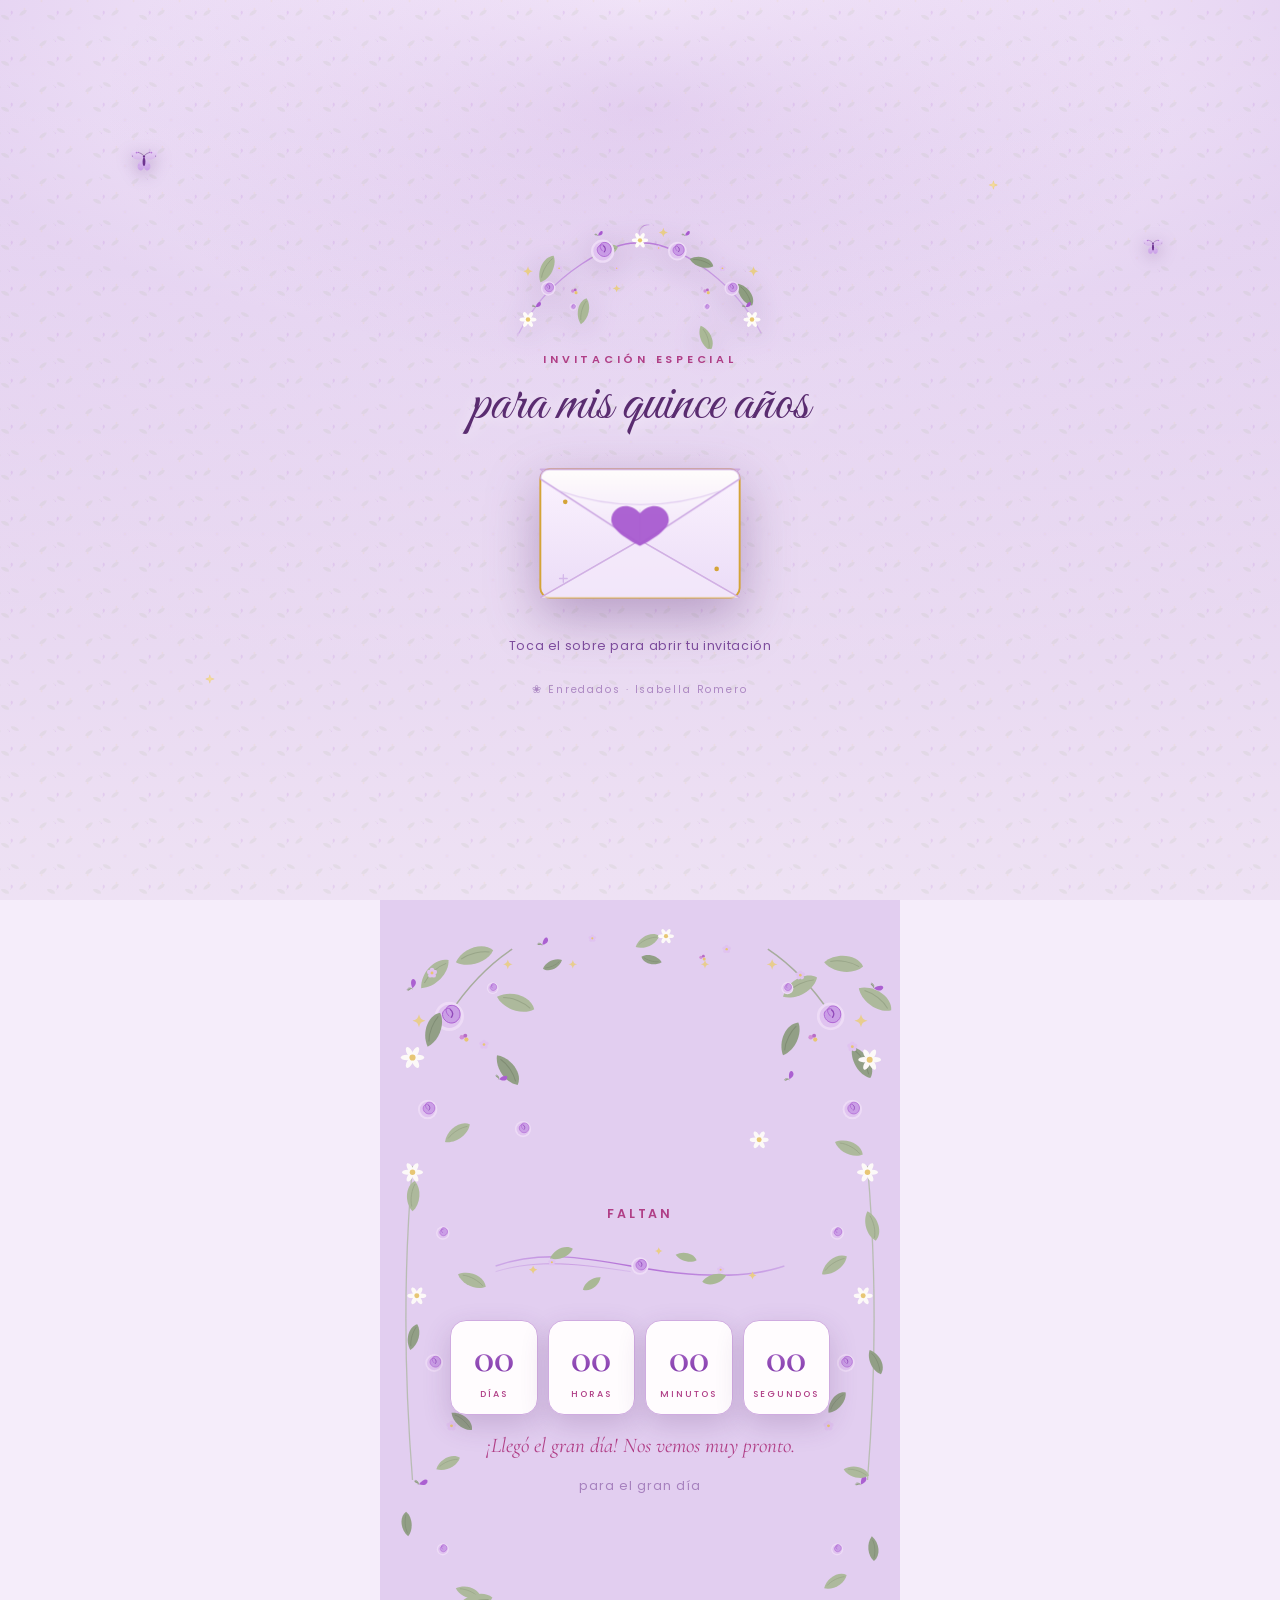
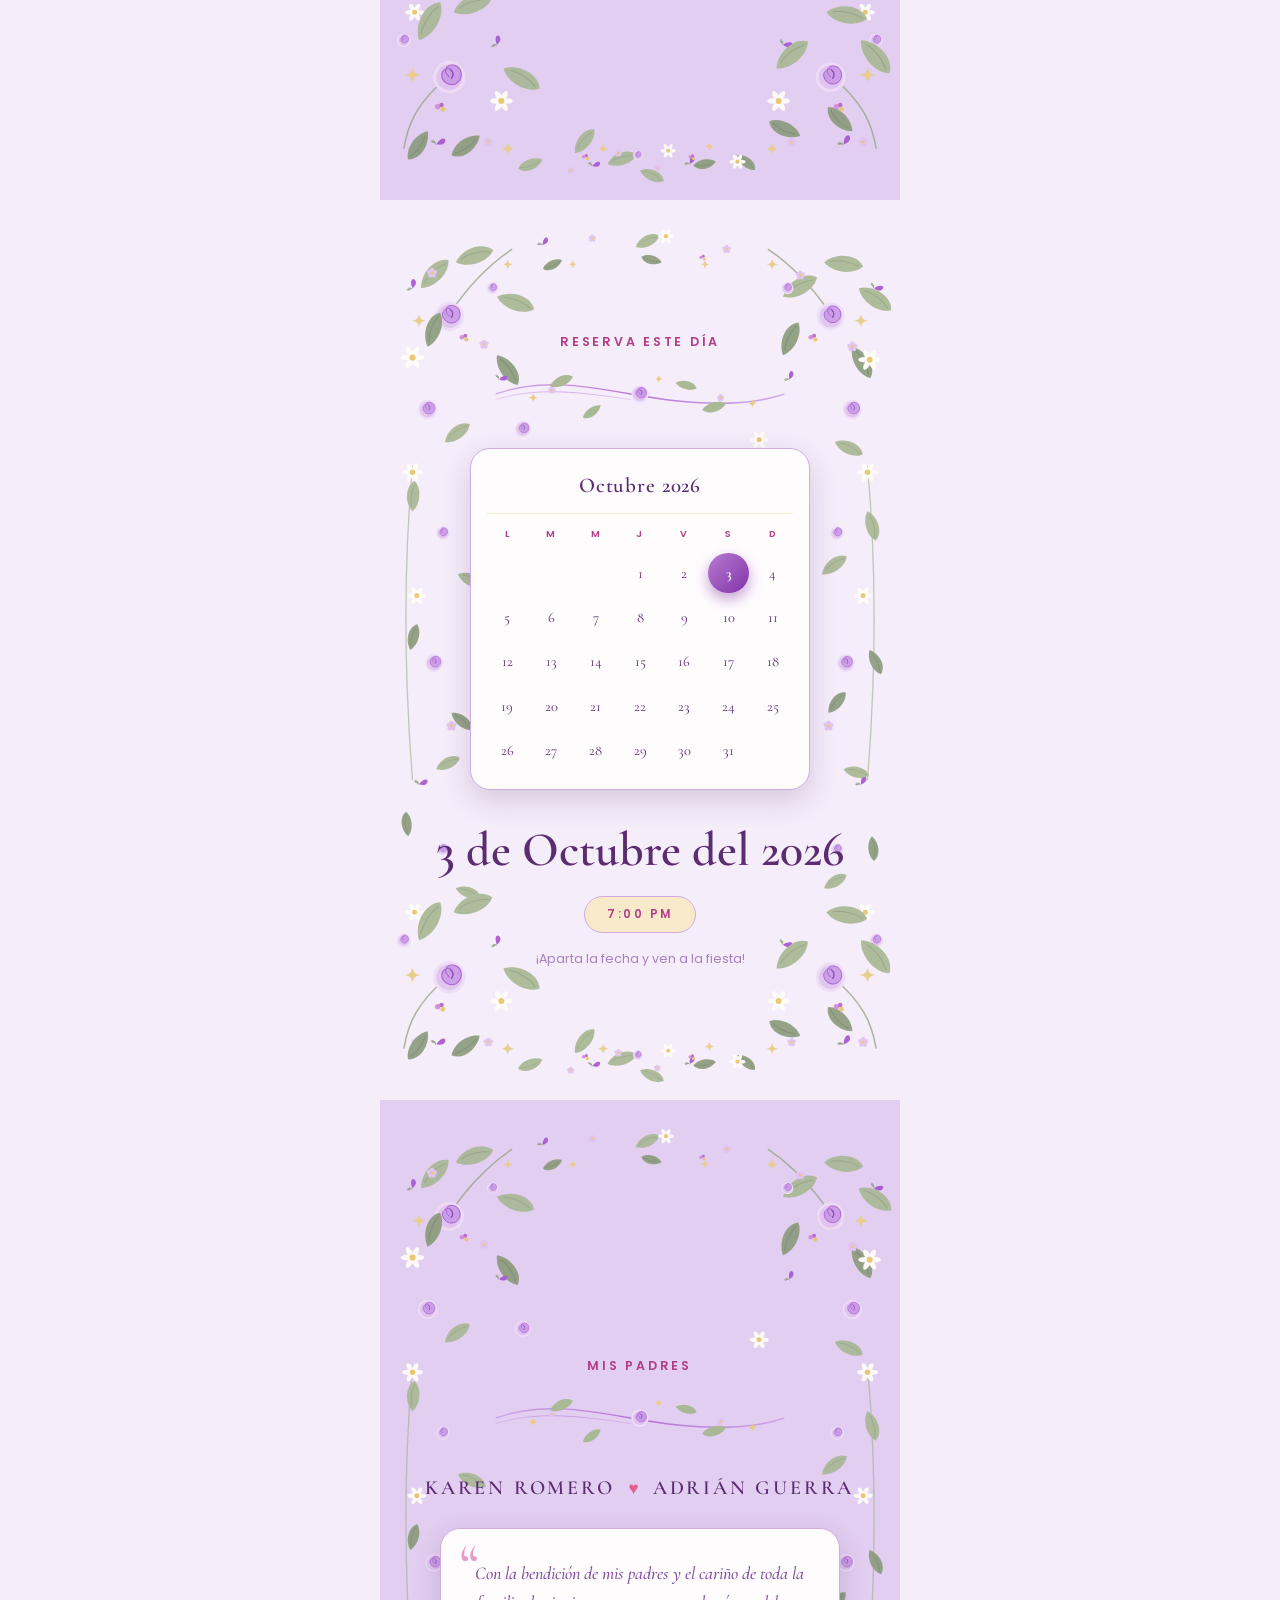
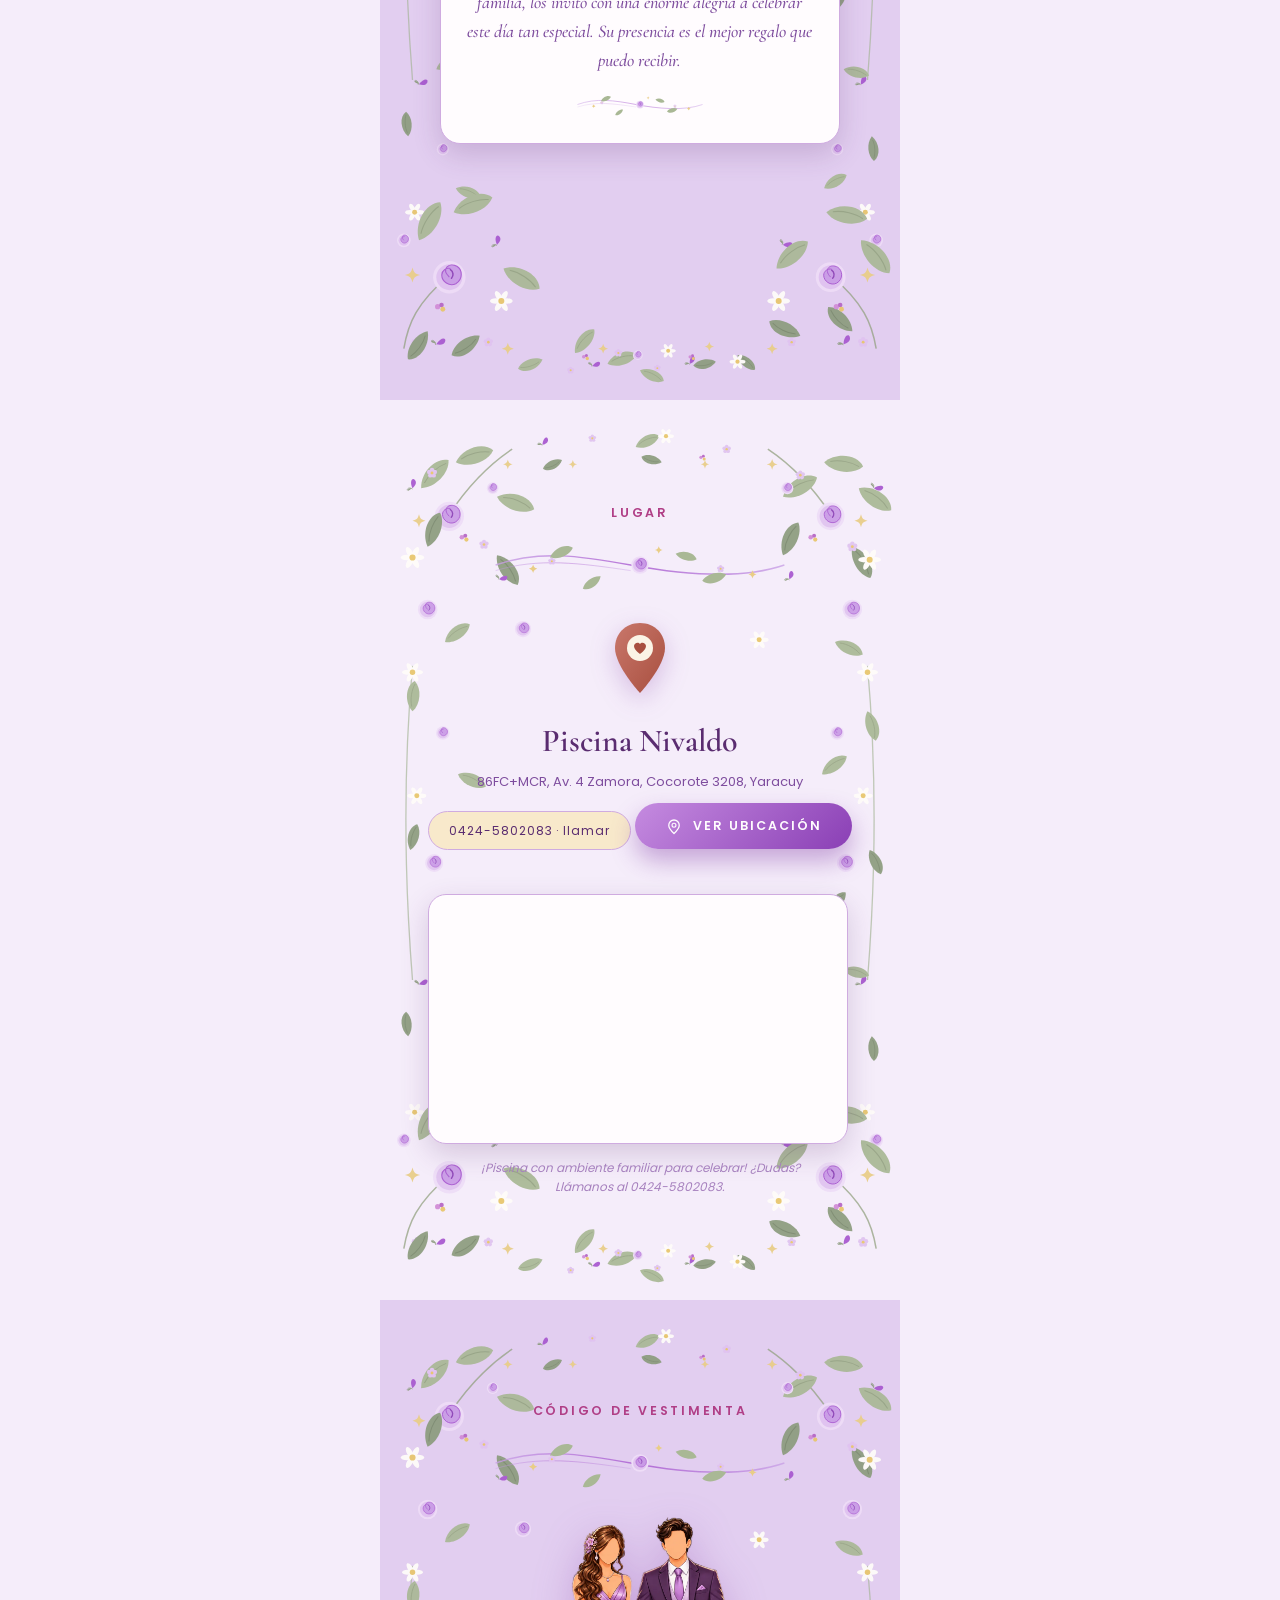
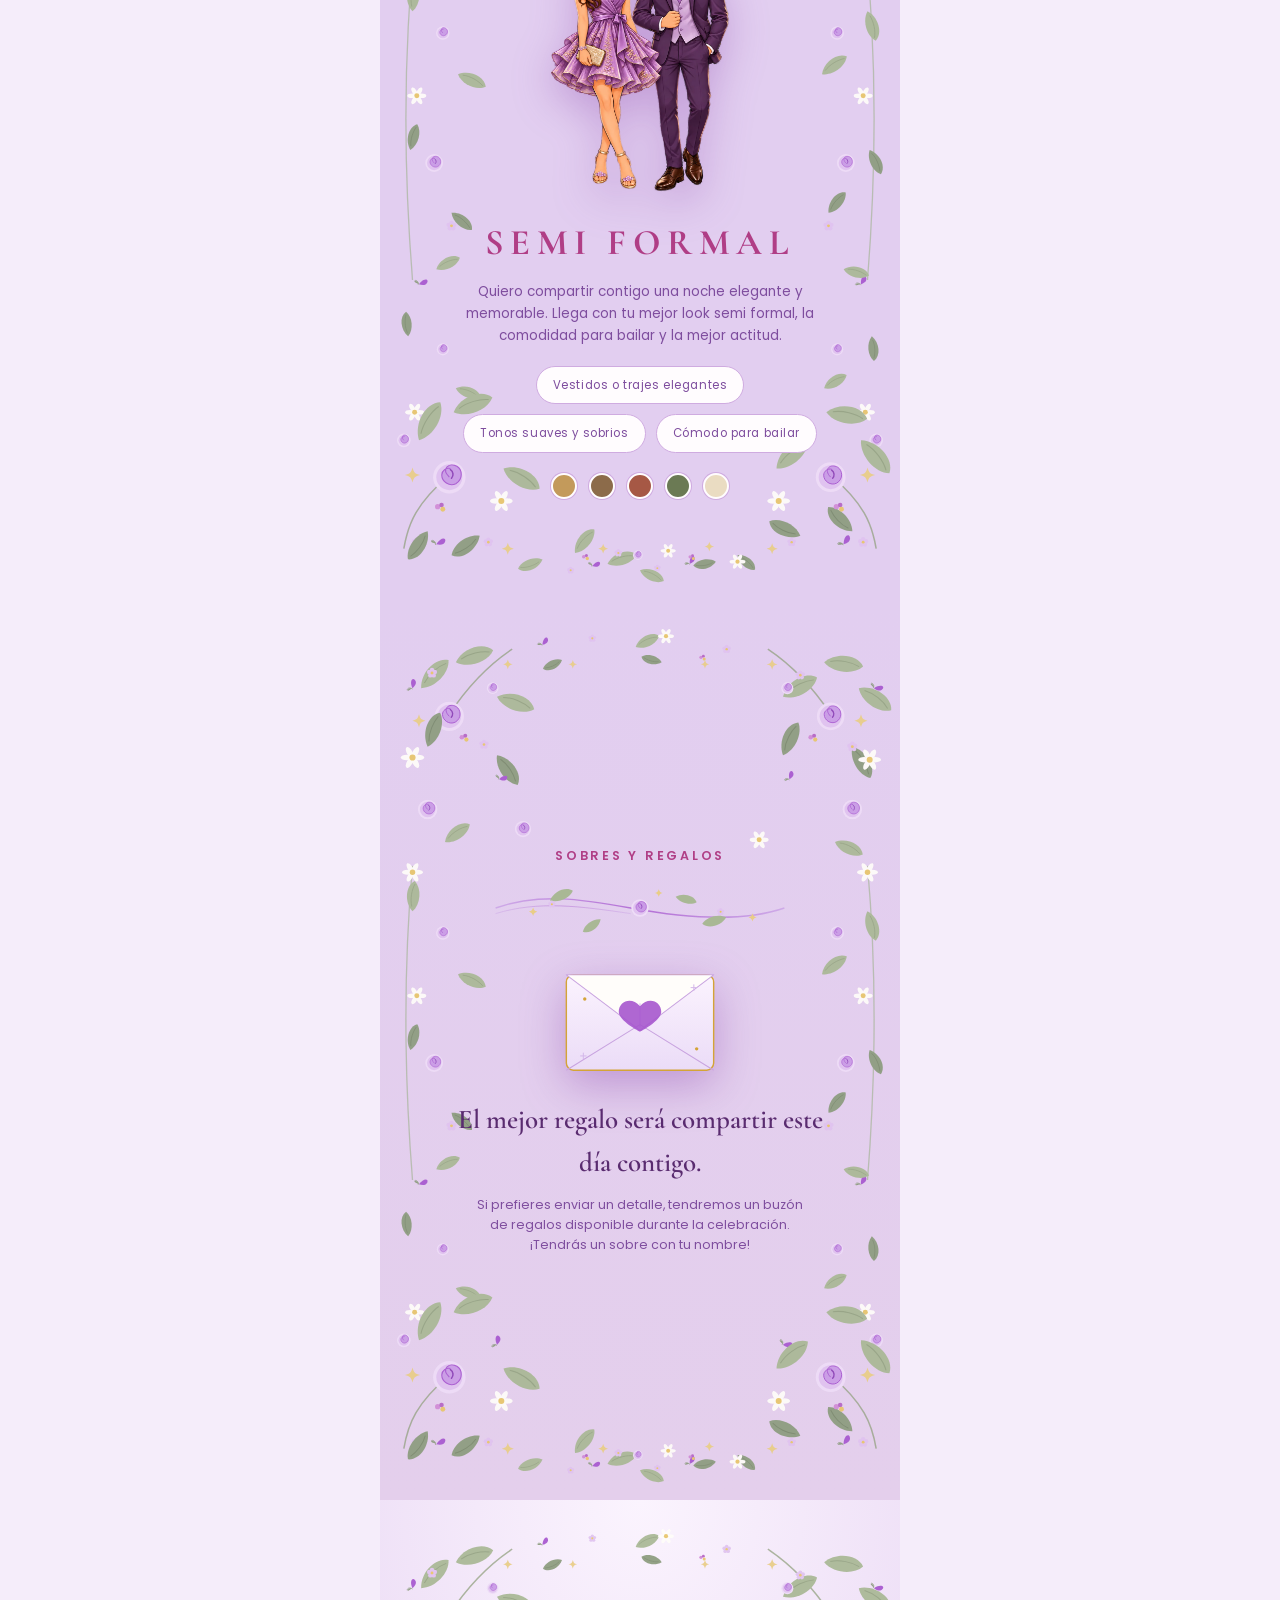
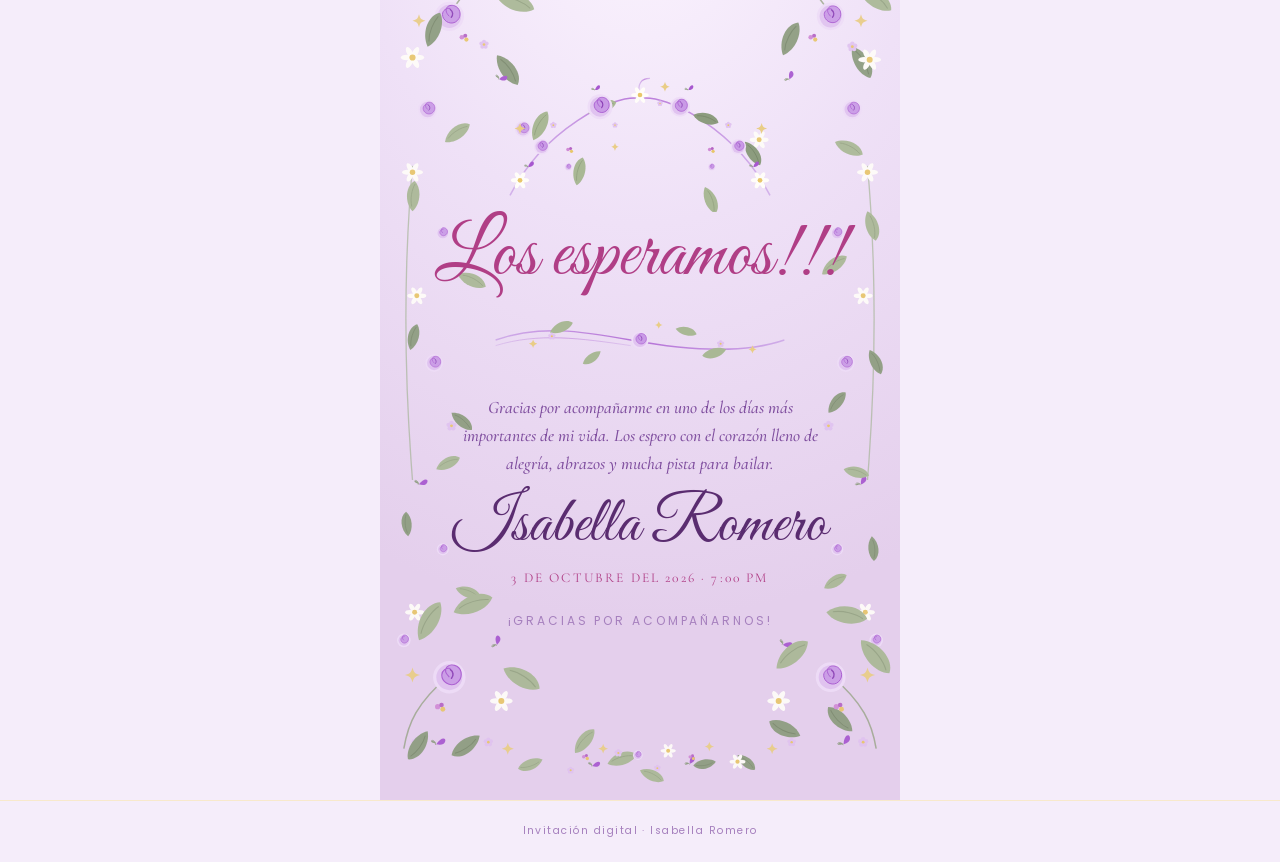
<file: index.html>
<!DOCTYPE html>
<html lang="es">
<head>
  <meta charset="UTF-8">
  <meta name="viewport" content="width=device-width, initial-scale=1, viewport-fit=cover">
  <title>MIS QUINCE AÑOS · Isabella Romero</title>

  <!-- Metadata para compartir en WhatsApp / redes -->
  <meta name="description" content="Te invito a celebrar este día tan especial conmigo. Reserva la fecha, checa la ubicación y ven a disfrutar.">
  <meta name="theme-color" content="#6A3478">
  <meta property="og:title" content="Isabella Romero · Mis Quince Años">
  <meta property="og:description" content="Reserva este día, checa la cuenta regresiva y descubre todos los detalles de la fiesta.">
  <meta property="og:type" content="website">
  <meta property="og:url" content="https://jesusmendozatecno.github.io/Invitacion_15/">
  <meta property="og:image" content="assets/images/quinceanera.jpg">

  <link rel="icon" type="image/svg+xml" href="assets/icons/favicon.svg">
  <link rel="preload" as="style" href="assets/fonts/fonts.css?v=2">
  <link rel="stylesheet" href="assets/fonts/fonts.css?v=2">
  <link rel="stylesheet" href="css/invitacion.css">
</head>
<body>

  <main class="invitacion">

    <!-- ============ SOBRE DE APERTURA (se abre al tocar) ============ -->
    <div class="sobre-apertura" id="sobreApertura" role="button" tabindex="0" aria-label="Toca para abrir la invitación">
      <img class="mariposa m-sobre-a" src="assets/images/mariposa.svg" alt="" aria-hidden="true">
      <img class="mariposa m-sobre-b" src="assets/images/mariposa.svg" alt="" aria-hidden="true">
      <span class="destello ds-a" aria-hidden="true"></span>
      <span class="destello ds-b" aria-hidden="true"></span>
      <div class="sobre-apertura-inner">
        <img class="sobre-apertura-corona" src="assets/images/corona-floral.svg" alt="" aria-hidden="true">
        <p class="sobre-apertura-top sans">Invitación especial</p>
        <p class="sobre-apertura-titulo script">para mis quince años</p>
        <div class="sobre-uno" role="img" aria-label="Sobre de invitación cerrado con sello de corazón">
          <svg class="sobre-svg" viewBox="0 0 240 170" aria-hidden="true">
            <defs>
              <linearGradient id="gsobreA" x1="0" y1="0" x2="0" y2="1">
                <stop offset="0" stop-color="#FBF3FE"/>
                <stop offset="1" stop-color="#EBDCF7"/>
              </linearGradient>
              <linearGradient id="gflapA" x1="0" y1="0" x2="0" y2="1">
                <stop offset="0" stop-color="#FFFDFC"/>
                <stop offset="1" stop-color="#F0E2FA"/>
              </linearGradient>
            </defs>

            <g class="sobre-interior">
              <path d="M16 18 L120 96 L224 18 Z" fill="#F6EDFB" stroke="#CFABE0" stroke-width="1.5" stroke-linejoin="round"/>
              <path d="M56 34 L120 84 M184 34 L120 84" stroke="#D4B8EA" stroke-width="1.2" stroke-dasharray="3 5" fill="none" opacity="0.7"/>
              <path class="sobre-estrella" d="M120 46 l3 6 6.6 1 -4.8 4.6 1 6.7 -5.8 -3.1 -5.8 3.1 1 -6.7 -4.8 -4.6 6.6 -1 Z" fill="#D4A437"/>
            </g>

            <g class="sobre-cuerpo">
              <rect x="16" y="18" width="208" height="134" rx="10" fill="url(#gsobreA)" stroke="#D4A437" stroke-width="2"/>
              <path d="M16 152 L120 92 L224 152 Z" fill="#F4EAFB" opacity="0.75"/>
              <path d="M16 152 L120 92 L224 152" fill="none" stroke="#CFABE0" stroke-width="1.5" stroke-linejoin="round"/>
              <path d="M32 143 L112 97 M208 143 L128 97" stroke="#D4B8EA" stroke-width="1.1" opacity="0.5" fill="none"/>
              <circle cx="42" cy="52" r="2.4" fill="#D4A437"/>
              <circle cx="200" cy="122" r="2.4" fill="#D4A437"/>
              <path d="M40 128 l0 8 M36 132 l8 0 M196 32 l0 8 M192 36 l8 0" stroke="#D4B8EA" stroke-width="1.4" stroke-linecap="round"/>
            </g>

            <g class="sobre-flap">
              <path d="M26 18 L214 18 Q224 18 224 28 L120 96 L16 28 Q16 18 26 18 Z" fill="url(#gflapA)" stroke="#C9A4E0" stroke-width="1.5" stroke-linejoin="round"/>
              <path d="M34 40 Q120 70 206 40" stroke="#D4B8EA" stroke-width="1.3" opacity="0.55" fill="none"/>
              <path d="M120 60 L120 92" stroke="#D4B8EA" stroke-width="1.1" opacity="0.55"/>
              <path d="M120 64 C108 50 90 57 90 71 C90 84 120 98 120 98 C120 98 150 84 150 71 C150 57 132 50 120 64 Z" fill="#A757CF" opacity="0.92"/>
            </g>
          </svg>
        </div>
        <p class="sobre-apertura-sub sans">Toca el sobre para abrir tu invitación</p>
      </div>
      <p class="sobre-apertura-pie sans"><span aria-hidden="true">&#10048;</span> Enredados · Isabella Romero</p>
    </div>

    <!-- ================= PORTADA ================= -->
    <section class="portada" id="portada" aria-label="Portada de la invitación">
      <img class="marco-floral" src="assets/images/marco-floral.svg" alt="" aria-hidden="true">
      <img class="mariposa mariposa-a" src="assets/images/mariposa.svg" alt="" aria-hidden="true">
      <img class="mariposa mariposa-b" src="assets/images/mariposa.svg" alt="" aria-hidden="true">
      <img class="mariposa mariposa-c" src="assets/images/mariposa.svg" alt="" aria-hidden="true">
      <span class="destello d1" aria-hidden="true"></span>
      <span class="destello d2" aria-hidden="true"></span>
      <span class="destello d3" aria-hidden="true"></span>
      <span class="linea-floral linea-floral-izq" aria-hidden="true"></span>
      <span class="linea-floral linea-floral-der" aria-hidden="true"></span>
      <div class="portada-inner">
        <img class="portada-corona" src="assets/images/corona-floral.svg" alt="" aria-hidden="true" hidden>
        <p class="portada-saludo sans" data-campo="portadaSaludo">Estás invitado a celebrar</p>
        <h1 class="portada-nombre script" data-campo="nombreHomenajeada">Tu Nombre</h1>
        <p class="portada-evento serif" data-campo="portadaEvento">Mis Quince Años</p>
        <p class="portada-fecha sans">
          <span data-campo="fechaCorta"></span><span class="portada-fecha-sep" aria-hidden="true">·</span><span data-campo="hora"></span>
        </p>
        <p class="portada-pista sans">Toca para girar la invitación</p>
        <button type="button" class="boton boton-oro" id="botonAbrir" aria-label="Abrir invitación e iniciar música">
          <svg class="icono" viewBox="0 0 24 24" aria-hidden="true"><path d="M9 18V6l10-2v11.5" fill="none" stroke="currentColor" stroke-width="1.7" stroke-linecap="round" stroke-linejoin="round"/><circle cx="6.5" cy="18" r="2.5" fill="none" stroke="currentColor" stroke-width="1.5"/><circle cx="16.5" cy="15.5" r="2.5" fill="none" stroke="currentColor" stroke-width="1.5"/></svg>
          <span>Iniciar invitación</span>
        </button>
      </div>
      <img class="quinceanera" src="assets/images/quinceanera.webp" alt="Ilustración de la quinceañera con vestido de gala" width="760" height="1134">
      <p class="portada-caida sans">Los esperamos</p>
    </section>

    <!-- ================= CUENTA REGRESIVA ================= -->
    <section class="seccion" id="faltan" aria-label="Cuenta regresiva para el evento">
      <img class="marco-floral" src="assets/images/marco-floral.svg" alt="" aria-hidden="true">
      <div class="contenedor reveal">
        <p class="titulo-seccion sans-uo">Faltan</p>
        <img class="divisor" src="assets/images/divisor-floral.svg" alt="" aria-hidden="true">
        <div class="countdown" id="countdown" role="timer" aria-live="off">
          <div class="count-bloque"><span class="count-num serif" id="cdDias">00</span><span class="count-lab sans-uo">Días</span></div>
          <div class="count-bloque"><span class="count-num serif" id="cdHoras">00</span><span class="count-lab sans-uo">Horas</span></div>
          <div class="count-bloque"><span class="count-num serif" id="cdMin">00</span><span class="count-lab sans-uo">Minutos</span></div>
          <div class="count-bloque"><span class="count-num serif" id="cdSeg">00</span><span class="count-lab sans-uo">Segundos</span></div>
        </div>
        <p class="count-final serif-it" id="cdFinal" hidden>¡Llegó el gran día! Nos vemos muy pronto.</p>
        <p class="count-sub sans" data-campo="countSub">para el gran día</p>
      </div>
    </section>

    <!-- ================= RESERVA ESTE DÍA ================= -->
    <section class="seccion" id="reserva" aria-label="Fecha y hora del evento">
      <img class="marco-floral" src="assets/images/marco-floral.svg" alt="" aria-hidden="true">
      <div class="contenedor reveal">
        <p class="titulo-seccion sans-uo">Reserva este día</p>
        <img class="divisor" src="assets/images/divisor-floral.svg" alt="" aria-hidden="true">
        <div class="tarjeta calendario" id="calendario" role="group" aria-label="Calendario del mes del evento"></div>
        <p class="fecha-grande serif"><span data-campo="fechaTexto"></span></p>
        <p class="hora-badge sans-uo" data-campo="hora"></p>
        <p class="nota sans" data-campo="notaReserva">¡Aparta la fecha y ven a la fiesta!</p>
      </div>
    </section>

    <!-- ================= MIS PADRES ================= -->
    <section class="seccion" id="padres" aria-label="Anfitriones de la celebración">
      <img class="marco-floral" src="assets/images/marco-floral.svg" alt="" aria-hidden="true">
      <div class="contenedor reveal">
        <p class="titulo-seccion sans-uo">Mis padres</p>
        <img class="divisor" src="assets/images/divisor-floral.svg" alt="" aria-hidden="true">
        <div class="padres-fila">
          <p class="padre" data-campo="padre1">Nombre</p>
          <span class="padres-corazon" aria-hidden="true">&#9829;</span>
          <p class="padre" data-campo="padre2">Nombre</p>
        </div>
        <div class="tarjeta concepto">
          <span class="concepto-comilla serif" aria-hidden="true">&ldquo;</span>
          <p class="serif-it" data-campo="concepto"></p>
          <img class="divisor-pequeno" src="assets/images/divisor-floral.svg" alt="" aria-hidden="true">
        </div>
      </div>
    </section>

    <!-- ================= LUGAR ================= -->
    <section class="seccion" id="lugar" aria-label="Ubicación del evento">
      <img class="marco-floral" src="assets/images/marco-floral.svg" alt="" aria-hidden="true">
      <div class="contenedor reveal">
        <p class="titulo-seccion sans-uo">Lugar</p>
        <img class="divisor" src="assets/images/divisor-floral.svg" alt="" aria-hidden="true">
        <img class="lugar-pin" src="assets/images/pin.svg" alt="Icono de ubicación">
        <p class="lugar-nombre serif" data-campo="lugar"></p>
        <p class="lugar-direccion sans" data-campo="direccion"></p>
        <a class="lugar-telefono sans" href="tel:+584245802083">0424-5802083 · llamar</a>
        <button type="button" class="boton boton-oro" id="botonUbicacion" aria-label="Ver ubicación en Google Maps">
          <svg class="icono" viewBox="0 0 24 24" aria-hidden="true"><path d="M12 22s-7-6.5-7-11a7 7 0 1 1 14 0c0 4.5-7 11-7 11Z" fill="none" stroke="currentColor" stroke-width="1.7" stroke-linejoin="round"/><circle cx="12" cy="11" r="2.6" fill="none" stroke="currentColor" stroke-width="1.5"/></svg>
          <span>Ver ubicación</span>
        </button>
        <div class="mapa-wrap">
          <iframe class="mapa-embed" title="Mapa de la ubicación del evento en Google Maps" src="https://www.google.com/maps?q=86FC%2BMCR%20Av.%204%20Zamora%2C%20Cocorote%203208%2C%20Yaracuy&output=embed" loading="lazy" allowfullscreen referrerpolicy="no-referrer-when-downgrade"></iframe>
        </div>
        <p class="lugar-nota sans-it" id="lugarNota" data-campo="notaLugar"></p>
      </div>
    </section>

    <!-- ================= CÓDIGO DE VESTIMENTA ================= -->
    <section class="seccion" id="vestimenta" aria-label="Código de vestimenta">
      <img class="marco-floral" src="assets/images/marco-floral.svg" alt="" aria-hidden="true">
      <div class="contenedor reveal">
        <p class="titulo-seccion sans-uo">Código de vestimenta</p>
        <img class="divisor" src="assets/images/divisor-floral.svg" alt="" aria-hidden="true">
        <img class="vestido" src="assets/images/vestido.webp" alt="Ilustración del código de vestimenta" width="700" height="1069">
        <p class="vestimenta-tipo serif" data-campo="vestimenta"></p>
        <p class="vestimenta-desc sans" data-campo="vestimentaDesc"></p>
        <ul class="recomendaciones" id="recomendaciones" aria-label="Recomendaciones"></ul>
        <div class="paleta" id="paleta" aria-hidden="true"></div>
      </div>
    </section>

    <!-- ================= LLUVIA DE SOBRES ================= -->
    <section class="seccion sobres-seccion" id="sobres" aria-label="Información de regalos">
      <img class="marco-floral" src="assets/images/marco-floral.svg" alt="" aria-hidden="true">
      <div class="lluvia" aria-hidden="true" id="lluvia">
        <span class="gotita g1"></span>
        <span class="gotita g2"></span>
        <span class="gotita g3"></span>
        <span class="gotita g4"></span>
        <span class="gotita g5"></span>
        <span class="gotita g6"></span>
      </div>
      <div class="contenedor" id="sobresContenedor">
        <div class="reveal">
          <p class="titulo-seccion sans-uo" data-campo="sobreTitulo"></p>
          <img class="divisor" src="assets/images/divisor-floral.svg" alt="" aria-hidden="true">
          <div class="sobre-grande">
            <img src="assets/images/sobre.svg" alt="Sobre de regalo" class="sobre-grande-img">
          </div>
          <p class="sobre-texto serif" data-campo="sobreTexto"></p>
          <p class="sobre-nota sans" data-campo="sobreNota"></p>
        </div>
      </div>
    </section>

    <!-- ================= CIERRE ================= -->
    <section class="seccion final" id="final" aria-label="Agradecimiento y despedida">
      <img class="marco-floral" src="assets/images/marco-floral.svg" alt="" aria-hidden="true">
      <div class="contenedor reveal">
        <img class="corona-final" src="assets/images/corona-floral.svg" alt="" aria-hidden="true">
        <p class="final-despedida script" data-campo="despedida"></p>
        <img class="divisor" src="assets/images/divisor-floral.svg" alt="" aria-hidden="true">
        <p class="final-mensaje serif-it" data-campo="mensajeFinal"></p>
        <p class="final-nombre script" data-campo="nombreHomenajeada"></p>
        <p class="final-evento serif"><span data-campo="fechaTexto"></span> <span aria-hidden="true">&middot;</span> <span data-campo="hora"></span></p>
        <p class="final-gracias sans" data-campo="gracias">¡Gracias por acompañarnos!</p>
      </div>
    </section>

  </main>

  <footer class="pie sans">
    <p>Invitación digital &middot; <span data-campo="nombreHomenajeada"></span></p>
  </footer>

  <!-- Reproductor de música flotante -->
  <button type="button" class="musica-btn" id="musicaBtn" aria-label="Reproducir música" aria-pressed="false">
    <svg class="disco" viewBox="0 0 40 40" aria-hidden="true">
      <circle cx="20" cy="20" r="18" fill="#F6EDFB" stroke="#D4A437" stroke-width="1.6"/>
      <circle cx="20" cy="20" r="7.5" fill="none" stroke="#D4A437" stroke-width="1"/>
      <circle cx="20" cy="20" r="2.6" fill="#D4A437"/>
    </svg>
    <span class="ecualizador" aria-hidden="true"><i></i><i></i><i></i></span>
  </button>

  <!-- Navegación con flechas entre secciones -->
  <div class="nav-secciones" id="navSecciones" aria-label="Navegación entre secciones" hidden>
    <button type="button" class="nav-flecha" id="navArriba" aria-label="Sección anterior" disabled>
      <svg viewBox="0 0 24 24" aria-hidden="true"><path d="M6 15l6-6 6 6" fill="none" stroke="currentColor" stroke-width="2" stroke-linecap="round" stroke-linejoin="round"/></svg>
    </button>
    <button type="button" class="nav-flecha" id="navAbajo" aria-label="Sección siguiente">
      <svg viewBox="0 0 24 24" aria-hidden="true"><path d="M6 9l6 6 6-6" fill="none" stroke="currentColor" stroke-width="2" stroke-linecap="round" stroke-linejoin="round"/></svg>
    </button>
  </div>

  <!-- Aviso ligero (no emergente) -->
  <p class="toast sans" id="toast" role="status" aria-live="polite" hidden></p>

  <noscript>
    <div style="font-family:sans-serif;padding:1.5rem;text-align:center;">Activa JavaScript para ver la invitación completa.</div>
  </noscript>

  <script src="js/invitacion.js"></script>
</body>
</html>
</file>
<file: assets/fonts/fonts.css>
/* Fuentes autorhospedadas (descargadas de Google Fonts) */
@font-face {
  font-family: 'Cormorant Garamond';
  font-style: italic;
  font-weight: 400;
  font-display: swap;
  src: url(cormorantgaramond-italic-400-1.woff2) format('woff2');
  unicode-range: U+0460-052F, U+1C80-1C8A, U+20B4, U+2DE0-2DFF, U+A640-A69F, U+FE2E-FE2F;
}
@font-face {
  font-family: 'Cormorant Garamond';
  font-style: italic;
  font-weight: 400;
  font-display: swap;
  src: url(cormorantgaramond-italic-400-2.woff2) format('woff2');
  unicode-range: U+0301, U+0400-045F, U+0490-0491, U+04B0-04B1, U+2116;
}
@font-face {
  font-family: 'Cormorant Garamond';
  font-style: italic;
  font-weight: 400;
  font-display: swap;
  src: url(cormorantgaramond-italic-400-3.woff2) format('woff2');
  unicode-range: U+0102-0103, U+0110-0111, U+0128-0129, U+0168-0169, U+01A0-01A1, U+01AF-01B0, U+0300-0301, U+0303-0304, U+0308-0309, U+0323, U+0329, U+1EA0-1EF9, U+20AB;
}
@font-face {
  font-family: 'Cormorant Garamond';
  font-style: italic;
  font-weight: 400;
  font-display: swap;
  src: url(cormorantgaramond-italic-400-4.woff2) format('woff2');
  unicode-range: U+0100-02BA, U+02BD-02C5, U+02C7-02CC, U+02CE-02D7, U+02DD-02FF, U+0304, U+0308, U+0329, U+1D00-1DBF, U+1E00-1E9F, U+1EF2-1EFF, U+2020, U+20A0-20AB, U+20AD-20C0, U+2113, U+2C60-2C7F, U+A720-A7FF;
}
@font-face {
  font-family: 'Cormorant Garamond';
  font-style: italic;
  font-weight: 400;
  font-display: swap;
  src: url(cormorantgaramond-italic-400-5.woff2) format('woff2');
  unicode-range: U+0000-00FF, U+0131, U+0152-0153, U+02BB-02BC, U+02C6, U+02DA, U+02DC, U+0304, U+0308, U+0329, U+2000-206F, U+20AC, U+2122, U+2191, U+2193, U+2212, U+2215, U+FEFF, U+FFFD;
}
@font-face {
  font-family: 'Cormorant Garamond';
  font-style: italic;
  font-weight: 500;
  font-display: swap;
  src: url(cormorantgaramond-italic-500-1.woff2) format('woff2');
  unicode-range: U+0460-052F, U+1C80-1C8A, U+20B4, U+2DE0-2DFF, U+A640-A69F, U+FE2E-FE2F;
}
@font-face {
  font-family: 'Cormorant Garamond';
  font-style: italic;
  font-weight: 500;
  font-display: swap;
  src: url(cormorantgaramond-italic-500-2.woff2) format('woff2');
  unicode-range: U+0301, U+0400-045F, U+0490-0491, U+04B0-04B1, U+2116;
}
@font-face {
  font-family: 'Cormorant Garamond';
  font-style: italic;
  font-weight: 500;
  font-display: swap;
  src: url(cormorantgaramond-italic-500-3.woff2) format('woff2');
  unicode-range: U+0102-0103, U+0110-0111, U+0128-0129, U+0168-0169, U+01A0-01A1, U+01AF-01B0, U+0300-0301, U+0303-0304, U+0308-0309, U+0323, U+0329, U+1EA0-1EF9, U+20AB;
}
@font-face {
  font-family: 'Cormorant Garamond';
  font-style: italic;
  font-weight: 500;
  font-display: swap;
  src: url(cormorantgaramond-italic-500-4.woff2) format('woff2');
  unicode-range: U+0100-02BA, U+02BD-02C5, U+02C7-02CC, U+02CE-02D7, U+02DD-02FF, U+0304, U+0308, U+0329, U+1D00-1DBF, U+1E00-1E9F, U+1EF2-1EFF, U+2020, U+20A0-20AB, U+20AD-20C0, U+2113, U+2C60-2C7F, U+A720-A7FF;
}
@font-face {
  font-family: 'Cormorant Garamond';
  font-style: italic;
  font-weight: 500;
  font-display: swap;
  src: url(cormorantgaramond-italic-500-5.woff2) format('woff2');
  unicode-range: U+0000-00FF, U+0131, U+0152-0153, U+02BB-02BC, U+02C6, U+02DA, U+02DC, U+0304, U+0308, U+0329, U+2000-206F, U+20AC, U+2122, U+2191, U+2193, U+2212, U+2215, U+FEFF, U+FFFD;
}
@font-face {
  font-family: 'Cormorant Garamond';
  font-style: normal;
  font-weight: 400;
  font-display: swap;
  src: url(cormorantgaramond-normal-400-1.woff2) format('woff2');
  unicode-range: U+0460-052F, U+1C80-1C8A, U+20B4, U+2DE0-2DFF, U+A640-A69F, U+FE2E-FE2F;
}
@font-face {
  font-family: 'Cormorant Garamond';
  font-style: normal;
  font-weight: 400;
  font-display: swap;
  src: url(cormorantgaramond-normal-400-2.woff2) format('woff2');
  unicode-range: U+0301, U+0400-045F, U+0490-0491, U+04B0-04B1, U+2116;
}
@font-face {
  font-family: 'Cormorant Garamond';
  font-style: normal;
  font-weight: 400;
  font-display: swap;
  src: url(cormorantgaramond-normal-400-3.woff2) format('woff2');
  unicode-range: U+0102-0103, U+0110-0111, U+0128-0129, U+0168-0169, U+01A0-01A1, U+01AF-01B0, U+0300-0301, U+0303-0304, U+0308-0309, U+0323, U+0329, U+1EA0-1EF9, U+20AB;
}
@font-face {
  font-family: 'Cormorant Garamond';
  font-style: normal;
  font-weight: 400;
  font-display: swap;
  src: url(cormorantgaramond-normal-400-4.woff2) format('woff2');
  unicode-range: U+0100-02BA, U+02BD-02C5, U+02C7-02CC, U+02CE-02D7, U+02DD-02FF, U+0304, U+0308, U+0329, U+1D00-1DBF, U+1E00-1E9F, U+1EF2-1EFF, U+2020, U+20A0-20AB, U+20AD-20C0, U+2113, U+2C60-2C7F, U+A720-A7FF;
}
@font-face {
  font-family: 'Cormorant Garamond';
  font-style: normal;
  font-weight: 400;
  font-display: swap;
  src: url(cormorantgaramond-normal-400-5.woff2) format('woff2');
  unicode-range: U+0000-00FF, U+0131, U+0152-0153, U+02BB-02BC, U+02C6, U+02DA, U+02DC, U+0304, U+0308, U+0329, U+2000-206F, U+20AC, U+2122, U+2191, U+2193, U+2212, U+2215, U+FEFF, U+FFFD;
}
@font-face {
  font-family: 'Cormorant Garamond';
  font-style: normal;
  font-weight: 500;
  font-display: swap;
  src: url(cormorantgaramond-normal-500-1.woff2) format('woff2');
  unicode-range: U+0460-052F, U+1C80-1C8A, U+20B4, U+2DE0-2DFF, U+A640-A69F, U+FE2E-FE2F;
}
@font-face {
  font-family: 'Cormorant Garamond';
  font-style: normal;
  font-weight: 500;
  font-display: swap;
  src: url(cormorantgaramond-normal-500-2.woff2) format('woff2');
  unicode-range: U+0301, U+0400-045F, U+0490-0491, U+04B0-04B1, U+2116;
}
@font-face {
  font-family: 'Cormorant Garamond';
  font-style: normal;
  font-weight: 500;
  font-display: swap;
  src: url(cormorantgaramond-normal-500-3.woff2) format('woff2');
  unicode-range: U+0102-0103, U+0110-0111, U+0128-0129, U+0168-0169, U+01A0-01A1, U+01AF-01B0, U+0300-0301, U+0303-0304, U+0308-0309, U+0323, U+0329, U+1EA0-1EF9, U+20AB;
}
@font-face {
  font-family: 'Cormorant Garamond';
  font-style: normal;
  font-weight: 500;
  font-display: swap;
  src: url(cormorantgaramond-normal-500-4.woff2) format('woff2');
  unicode-range: U+0100-02BA, U+02BD-02C5, U+02C7-02CC, U+02CE-02D7, U+02DD-02FF, U+0304, U+0308, U+0329, U+1D00-1DBF, U+1E00-1E9F, U+1EF2-1EFF, U+2020, U+20A0-20AB, U+20AD-20C0, U+2113, U+2C60-2C7F, U+A720-A7FF;
}
@font-face {
  font-family: 'Cormorant Garamond';
  font-style: normal;
  font-weight: 500;
  font-display: swap;
  src: url(cormorantgaramond-normal-500-5.woff2) format('woff2');
  unicode-range: U+0000-00FF, U+0131, U+0152-0153, U+02BB-02BC, U+02C6, U+02DA, U+02DC, U+0304, U+0308, U+0329, U+2000-206F, U+20AC, U+2122, U+2191, U+2193, U+2212, U+2215, U+FEFF, U+FFFD;
}
@font-face {
  font-family: 'Cormorant Garamond';
  font-style: normal;
  font-weight: 600;
  font-display: swap;
  src: url(cormorantgaramond-normal-600-1.woff2) format('woff2');
  unicode-range: U+0460-052F, U+1C80-1C8A, U+20B4, U+2DE0-2DFF, U+A640-A69F, U+FE2E-FE2F;
}
@font-face {
  font-family: 'Cormorant Garamond';
  font-style: normal;
  font-weight: 600;
  font-display: swap;
  src: url(cormorantgaramond-normal-600-2.woff2) format('woff2');
  unicode-range: U+0301, U+0400-045F, U+0490-0491, U+04B0-04B1, U+2116;
}
@font-face {
  font-family: 'Cormorant Garamond';
  font-style: normal;
  font-weight: 600;
  font-display: swap;
  src: url(cormorantgaramond-normal-600-3.woff2) format('woff2');
  unicode-range: U+0102-0103, U+0110-0111, U+0128-0129, U+0168-0169, U+01A0-01A1, U+01AF-01B0, U+0300-0301, U+0303-0304, U+0308-0309, U+0323, U+0329, U+1EA0-1EF9, U+20AB;
}
@font-face {
  font-family: 'Cormorant Garamond';
  font-style: normal;
  font-weight: 600;
  font-display: swap;
  src: url(cormorantgaramond-normal-600-4.woff2) format('woff2');
  unicode-range: U+0100-02BA, U+02BD-02C5, U+02C7-02CC, U+02CE-02D7, U+02DD-02FF, U+0304, U+0308, U+0329, U+1D00-1DBF, U+1E00-1E9F, U+1EF2-1EFF, U+2020, U+20A0-20AB, U+20AD-20C0, U+2113, U+2C60-2C7F, U+A720-A7FF;
}
@font-face {
  font-family: 'Cormorant Garamond';
  font-style: normal;
  font-weight: 600;
  font-display: swap;
  src: url(cormorantgaramond-normal-600-5.woff2) format('woff2');
  unicode-range: U+0000-00FF, U+0131, U+0152-0153, U+02BB-02BC, U+02C6, U+02DA, U+02DC, U+0304, U+0308, U+0329, U+2000-206F, U+20AC, U+2122, U+2191, U+2193, U+2212, U+2215, U+FEFF, U+FFFD;
}
@font-face {
  font-family: 'Cormorant Garamond';
  font-style: normal;
  font-weight: 700;
  font-display: swap;
  src: url(cormorantgaramond-normal-700-1.woff2) format('woff2');
  unicode-range: U+0460-052F, U+1C80-1C8A, U+20B4, U+2DE0-2DFF, U+A640-A69F, U+FE2E-FE2F;
}
@font-face {
  font-family: 'Cormorant Garamond';
  font-style: normal;
  font-weight: 700;
  font-display: swap;
  src: url(cormorantgaramond-normal-700-2.woff2) format('woff2');
  unicode-range: U+0301, U+0400-045F, U+0490-0491, U+04B0-04B1, U+2116;
}
@font-face {
  font-family: 'Cormorant Garamond';
  font-style: normal;
  font-weight: 700;
  font-display: swap;
  src: url(cormorantgaramond-normal-700-3.woff2) format('woff2');
  unicode-range: U+0102-0103, U+0110-0111, U+0128-0129, U+0168-0169, U+01A0-01A1, U+01AF-01B0, U+0300-0301, U+0303-0304, U+0308-0309, U+0323, U+0329, U+1EA0-1EF9, U+20AB;
}
@font-face {
  font-family: 'Cormorant Garamond';
  font-style: normal;
  font-weight: 700;
  font-display: swap;
  src: url(cormorantgaramond-normal-700-4.woff2) format('woff2');
  unicode-range: U+0100-02BA, U+02BD-02C5, U+02C7-02CC, U+02CE-02D7, U+02DD-02FF, U+0304, U+0308, U+0329, U+1D00-1DBF, U+1E00-1E9F, U+1EF2-1EFF, U+2020, U+20A0-20AB, U+20AD-20C0, U+2113, U+2C60-2C7F, U+A720-A7FF;
}
@font-face {
  font-family: 'Cormorant Garamond';
  font-style: normal;
  font-weight: 700;
  font-display: swap;
  src: url(cormorantgaramond-normal-700-5.woff2) format('woff2');
  unicode-range: U+0000-00FF, U+0131, U+0152-0153, U+02BB-02BC, U+02C6, U+02DA, U+02DC, U+0304, U+0308, U+0329, U+2000-206F, U+20AC, U+2122, U+2191, U+2193, U+2212, U+2215, U+FEFF, U+FFFD;
}
@font-face {
  font-family: 'Great Vibes';
  font-style: normal;
  font-weight: 400;
  font-display: swap;
  src: url(greatvibes-normal-400-1.woff2) format('woff2');
  unicode-range: U+0460-052F, U+1C80-1C8A, U+20B4, U+2DE0-2DFF, U+A640-A69F, U+FE2E-FE2F;
}
@font-face {
  font-family: 'Great Vibes';
  font-style: normal;
  font-weight: 400;
  font-display: swap;
  src: url(greatvibes-normal-400-2.woff2) format('woff2');
  unicode-range: U+0301, U+0400-045F, U+0490-0491, U+04B0-04B1, U+2116;
}
@font-face {
  font-family: 'Great Vibes';
  font-style: normal;
  font-weight: 400;
  font-display: swap;
  src: url(greatvibes-normal-400-3.woff2) format('woff2');
  unicode-range: U+1F00-1FFF;
}
@font-face {
  font-family: 'Great Vibes';
  font-style: normal;
  font-weight: 400;
  font-display: swap;
  src: url(greatvibes-normal-400-4.woff2) format('woff2');
  unicode-range: U+0102-0103, U+0110-0111, U+0128-0129, U+0168-0169, U+01A0-01A1, U+01AF-01B0, U+0300-0301, U+0303-0304, U+0308-0309, U+0323, U+0329, U+1EA0-1EF9, U+20AB;
}
@font-face {
  font-family: 'Great Vibes';
  font-style: normal;
  font-weight: 400;
  font-display: swap;
  src: url(greatvibes-normal-400-5.woff2) format('woff2');
  unicode-range: U+0100-02BA, U+02BD-02C5, U+02C7-02CC, U+02CE-02D7, U+02DD-02FF, U+0304, U+0308, U+0329, U+1D00-1DBF, U+1E00-1E9F, U+1EF2-1EFF, U+2020, U+20A0-20AB, U+20AD-20C0, U+2113, U+2C60-2C7F, U+A720-A7FF;
}
@font-face {
  font-family: 'Great Vibes';
  font-style: normal;
  font-weight: 400;
  font-display: swap;
  src: url(greatvibes-normal-400-6.woff2) format('woff2');
  unicode-range: U+0000-00FF, U+0131, U+0152-0153, U+02BB-02BC, U+02C6, U+02DA, U+02DC, U+0304, U+0308, U+0329, U+2000-206F, U+20AC, U+2122, U+2191, U+2193, U+2212, U+2215, U+FEFF, U+FFFD;
}
@font-face {
  font-family: 'Poppins';
  font-style: normal;
  font-weight: 300;
  font-display: swap;
  src: url(poppins-normal-300-1.woff2) format('woff2');
  unicode-range: U+0900-097F, U+1CD0-1CF9, U+200C-200D, U+20A8, U+20B9, U+20F0, U+25CC, U+A830-A839, U+A8E0-A8FF, U+11B00-11B09;
}
@font-face {
  font-family: 'Poppins';
  font-style: normal;
  font-weight: 300;
  font-display: swap;
  src: url(poppins-normal-300-2.woff2) format('woff2');
  unicode-range: U+0100-02BA, U+02BD-02C5, U+02C7-02CC, U+02CE-02D7, U+02DD-02FF, U+0304, U+0308, U+0329, U+1D00-1DBF, U+1E00-1E9F, U+1EF2-1EFF, U+2020, U+20A0-20AB, U+20AD-20C0, U+2113, U+2C60-2C7F, U+A720-A7FF;
}
@font-face {
  font-family: 'Poppins';
  font-style: normal;
  font-weight: 300;
  font-display: swap;
  src: url(poppins-normal-300-3.woff2) format('woff2');
  unicode-range: U+0000-00FF, U+0131, U+0152-0153, U+02BB-02BC, U+02C6, U+02DA, U+02DC, U+0304, U+0308, U+0329, U+2000-206F, U+20AC, U+2122, U+2191, U+2193, U+2212, U+2215, U+FEFF, U+FFFD;
}
@font-face {
  font-family: 'Poppins';
  font-style: normal;
  font-weight: 400;
  font-display: swap;
  src: url(poppins-normal-400-1.woff2) format('woff2');
  unicode-range: U+0900-097F, U+1CD0-1CF9, U+200C-200D, U+20A8, U+20B9, U+20F0, U+25CC, U+A830-A839, U+A8E0-A8FF, U+11B00-11B09;
}
@font-face {
  font-family: 'Poppins';
  font-style: normal;
  font-weight: 400;
  font-display: swap;
  src: url(poppins-normal-400-2.woff2) format('woff2');
  unicode-range: U+0100-02BA, U+02BD-02C5, U+02C7-02CC, U+02CE-02D7, U+02DD-02FF, U+0304, U+0308, U+0329, U+1D00-1DBF, U+1E00-1E9F, U+1EF2-1EFF, U+2020, U+20A0-20AB, U+20AD-20C0, U+2113, U+2C60-2C7F, U+A720-A7FF;
}
@font-face {
  font-family: 'Poppins';
  font-style: normal;
  font-weight: 400;
  font-display: swap;
  src: url(poppins-normal-400-3.woff2) format('woff2');
  unicode-range: U+0000-00FF, U+0131, U+0152-0153, U+02BB-02BC, U+02C6, U+02DA, U+02DC, U+0304, U+0308, U+0329, U+2000-206F, U+20AC, U+2122, U+2191, U+2193, U+2212, U+2215, U+FEFF, U+FFFD;
}
@font-face {
  font-family: 'Poppins';
  font-style: normal;
  font-weight: 500;
  font-display: swap;
  src: url(poppins-normal-500-1.woff2) format('woff2');
  unicode-range: U+0900-097F, U+1CD0-1CF9, U+200C-200D, U+20A8, U+20B9, U+20F0, U+25CC, U+A830-A839, U+A8E0-A8FF, U+11B00-11B09;
}
@font-face {
  font-family: 'Poppins';
  font-style: normal;
  font-weight: 500;
  font-display: swap;
  src: url(poppins-normal-500-2.woff2) format('woff2');
  unicode-range: U+0100-02BA, U+02BD-02C5, U+02C7-02CC, U+02CE-02D7, U+02DD-02FF, U+0304, U+0308, U+0329, U+1D00-1DBF, U+1E00-1E9F, U+1EF2-1EFF, U+2020, U+20A0-20AB, U+20AD-20C0, U+2113, U+2C60-2C7F, U+A720-A7FF;
}
@font-face {
  font-family: 'Poppins';
  font-style: normal;
  font-weight: 500;
  font-display: swap;
  src: url(poppins-normal-500-3.woff2) format('woff2');
  unicode-range: U+0000-00FF, U+0131, U+0152-0153, U+02BB-02BC, U+02C6, U+02DA, U+02DC, U+0304, U+0308, U+0329, U+2000-206F, U+20AC, U+2122, U+2191, U+2193, U+2212, U+2215, U+FEFF, U+FFFD;
}
@font-face {
  font-family: 'Poppins';
  font-style: normal;
  font-weight: 600;
  font-display: swap;
  src: url(poppins-normal-600-1.woff2) format('woff2');
  unicode-range: U+0900-097F, U+1CD0-1CF9, U+200C-200D, U+20A8, U+20B9, U+20F0, U+25CC, U+A830-A839, U+A8E0-A8FF, U+11B00-11B09;
}
@font-face {
  font-family: 'Poppins';
  font-style: normal;
  font-weight: 600;
  font-display: swap;
  src: url(poppins-normal-600-2.woff2) format('woff2');
  unicode-range: U+0100-02BA, U+02BD-02C5, U+02C7-02CC, U+02CE-02D7, U+02DD-02FF, U+0304, U+0308, U+0329, U+1D00-1DBF, U+1E00-1E9F, U+1EF2-1EFF, U+2020, U+20A0-20AB, U+20AD-20C0, U+2113, U+2C60-2C7F, U+A720-A7FF;
}
@font-face {
  font-family: 'Poppins';
  font-style: normal;
  font-weight: 600;
  font-display: swap;
  src: url(poppins-normal-600-3.woff2) format('woff2');
  unicode-range: U+0000-00FF, U+0131, U+0152-0153, U+02BB-02BC, U+02C6, U+02DA, U+02DC, U+0304, U+0308, U+0329, U+2000-206F, U+20AC, U+2122, U+2191, U+2193, U+2212, U+2215, U+FEFF, U+FFFD;
}
</file>
<file: css/invitacion.css>
/* ============================================================
   INVITACIÓN DIGITAL · HOJA DE ESTILOS
   Tema: «Rapunzel» · lila / ciruela / oro · tonos pronunciados
   Mobile-first · diseñada para 360px–430px
   ============================================================ */

:root {
  /* -----------------------------------------------------
     PALETA RAPUNZEL · LILA / CIRUELA / ORO
     Inspirada en el vestido de Rapunzel, tonos pronunciados
     ----------------------------------------------------- */
  --crema: #EFE1F7;            /* lavanda pálida (fondos) */
  --crema-suave: #E2CEF0;      /* malva lavanda (secciones alternas) */
  --crema-fondo: #F5EDFA;      /* fondo general lila suave */
  --blanco: #FFFCFE;
  --tinta: #5A2C70;            /* ciruela profundo · texto */
  --tinta-suave: #7E4D9E;      /* lavanda media */
  --tinta-clara: #A680BE;      /* lavanda desaturada (texto suave) */
  --purpura: #8A3FB5;          /* púrpura vibrante */
  --malva: #B07CC6;            /* malva */
  --uva: #4A1F60;              /* uva profunda */
  --oro: #D4A437;              /* dorado Rapunzel (acentos) */
  --oro-claro: #E8C368;
  --oro-suave: #F8E9CB;        /* dorado muy claro */
  --oro-linea: #CFABE0;        /* lavanda para bordes/badges */
  --rojo-corazon: #E05E8B;     /* rosa florido (corazón padres) */
  --rosa: #D75FA8;             /* rosa-lila pronunciado */
  --rosa-medio: #E79BC8;       /* rosa-lila medio */
  --rosa-claro: #F4CCE4;       /* rosa-lila claro */
  --rosa-osc: #B03E86;         /* rosa-lila profundo */
  --champan: #F4E6C4;          /* champán · brillo y luz */
  --sombra-suave: 0 10px 28px rgba(90, 44, 112, 0.20);

  --serif: "Cormorant Garamond", "Times New Roman", serif;
  --script: "Great Vibes", "Brush Script MT", cursive;
  --sans: "Poppins", "Segoe UI", Arial, sans-serif;
}

/* ============================================================
   ELEMENTOS FLORALES GLOBALES
   ============================================================ */

/* Marco floral perimetral de cada sección */
.marco-floral {
  position: absolute;
  top: 0;
  left: 0;
  width: 100%;
  height: 100%;
  object-fit: fill;
  pointer-events: none;
  z-index: 0;
  opacity: 0.92;
}

/* Mariposas decorativas */
.mariposa {
  position: absolute;
  width: 34px;
  pointer-events: none;
  z-index: 4;
  filter: drop-shadow(0 4px 8px rgba(90, 44, 112, 0.32));
  animation: volar 7s ease-in-out infinite;
}

/* Destellos (estrellas de 8 puntas) */
.destello {
  position: absolute;
  width: 10px;
  height: 10px;
  pointer-events: none;
  z-index: 3;
  background: radial-gradient(circle, #F5DCA1, #E9CD86 58%, transparent 72%);
  clip-path: polygon(50% 0%, 61% 35%, 100% 50%, 61% 65%, 50% 100%, 39% 65%, 0% 50%, 39% 35%);
  animation: titilar 3s ease-in-out infinite;
}

/* ============================================================
   SOBRE DE APERTURA (floral · pastel)
   ============================================================ */

.sobre-apertura {
  position: fixed;
  inset: 0;
  z-index: 9000;
  display: flex;
  flex-direction: column;
  align-items: center;
  justify-content: center;
  text-align: center;
  padding: 40px 24px calc(24px + env(safe-area-inset-bottom));
  background:
    radial-gradient(120% 75% at 50% 0%, #FBF4FE 0%, var(--crema-suave) 52%, #DDC6EC 100%);
  color: var(--tinta);
  cursor: pointer;
  overflow: hidden;
  transition: opacity 1s ease 0.4s, visibility 1s ease 0.4s;
  -webkit-tap-highlight-color: transparent;
}

/* brillo suave + patrón floral */
.sobre-apertura::before {
  content: "";
  position: absolute;
  inset: 0;
  background:
    radial-gradient(60% 42% at 50% 12%, rgba(160, 100, 200, 0.20), transparent 70%),
    linear-gradient(180deg, transparent, rgba(255, 253, 252, 0.5));
  pointer-events: none;
}
.sobre-apertura::after {
  content: "";
  position: absolute;
  inset: -25% -10%;
  background-image: url("../assets/images/patron-floral.svg");
  background-size: 46px auto;
  background-repeat: repeat;
  opacity: 0.14;
  pointer-events: none;
  animation: girar 120s linear infinite;
}

.m-sobre-a { top: 16%; left: 10%; --r: -14deg; width: 32px; }
.m-sobre-b { top: 26%; right: 9%; --r: 12deg; width: 24px; animation-delay: 1.5s; }
.ds-a { top: 20%; right: 22%; }
.ds-b { bottom: 24%; left: 16%; animation-delay: 0.8s; }

.sobre-apertura-inner {
  position: relative;
  z-index: 1;
  display: flex;
  flex-direction: column;
  align-items: center;
  width: 100%;
}

.sobre-apertura-corona {
  width: min(70%, 280px);
  opacity: 0.98;
  filter: drop-shadow(0 6px 16px rgba(90, 44, 112, 0.30));
  margin-bottom: -6px;
  animation: flotar 6s ease-in-out infinite;
}

.sobre-apertura-top {
  font-size: 11px;
  font-weight: 600;
  letter-spacing: 0.34em;
  text-transform: uppercase;
  color: var(--rosa-osc);
  margin: 8px 0 2px;
}

.sobre-apertura-titulo {
  font-size: clamp(38px, 12vw, 58px);
  line-height: 1.05;
  color: var(--tinta);
  text-shadow: 0 3px 16px rgba(255, 255, 255, 0.6);
  margin: 4px 0 16px;
}

/* -------- el sobre (sobre-uno) -------- */
.sobre-uno {
  position: relative;
  width: min(62%, 230px);
  perspective: 1000px;
  margin: 0 auto 22px;
}

.sobre-svg {
  width: 100%;
  height: auto;
  display: block;
  filter: drop-shadow(0 18px 26px rgba(90, 44, 112, 0.35));
  animation: flotar 4.5s ease-in-out infinite;
  -webkit-tap-highlight-color: transparent;
}

/* solapa real del sobre (SVG en línea) → se levanta en 3D */
.sobre-flap {
  transform-box: fill-box;
  transform-origin: 50% 0%;
  transition: transform 0.7s cubic-bezier(0.6, -0.3, 0.3, 1.15);
  will-change: transform;
}

/* estrella dorada del interior (aparece al abrir) */
.sobre-estrella {
  opacity: 0;
  transform: scale(0.4);
  transform-box: fill-box;
  transform-origin: center;
  transition: opacity 0.5s ease 0.25s, transform 0.6s cubic-bezier(0.2, 0.8, 0.3, 1.4) 0.25s;
}

.sobre-apertura-sub {
  font-size: 12.5px;
  letter-spacing: 0.05em;
  color: var(--tinta-suave);
  margin: 0;
}

.sobre-apertura-pie {
  position: relative;
  z-index: 1;
  font-size: 10.5px;
  letter-spacing: 0.18em;
  color: var(--tinta-clara);
  opacity: 0.9;
  margin-top: 26px;
}

/* -------- estado ABIERTO -------- */
.sobre-apertura.abierto .sobre-flap {
  transform: rotateX(180deg);
}
.sobre-apertura.abierto .sobre-uno .sobre-svg {
  animation: none;
}
.sobre-apertura.abierto .sobre-estrella {
  opacity: 1;
  transform: scale(1);
}
.sobre-apertura.oculto {
  opacity: 0;
  visibility: hidden;
  pointer-events: none;
}

* { box-sizing: border-box; margin: 0; padding: 0; }

html {
  scroll-behavior: smooth;
  scroll-snap-type: y proximity;
  -webkit-text-size-adjust: 100%;
}

body {
  font-family: var(--sans);
  background: var(--crema-fondo);
  color: var(--tinta);
  line-height: 1.6;
  overflow-x: hidden;
  overflow-x: clip;
  width: 100%;
}

img { max-width: 100%; height: auto; display: inline-block; }
ul { list-style: none; }
button { font-family: inherit; cursor: pointer; border: 0; background: none; }

.invitacion {
  max-width: 520px;
  margin: 0 auto;
  position: relative;
}

/* ---------- Tipografía utilitaria ---------- */
.serif { font-family: var(--serif); }
.serif-it { font-family: var(--serif); font-style: italic; }
.script { font-family: var(--script); font-weight: 400; }
.sans { font-family: var(--sans); }
.sans-uo { font-family: var(--sans); text-transform: uppercase; letter-spacing: 0.22em; }
.sans-it { font-family: var(--sans); font-style: italic; }

/* ---------- Sección genérica (pantalla completa) ---------- */
.seccion {
  padding: 56px 22px 54px;
  min-height: 100vh;
  min-height: 100svh;
  position: relative;
  overflow: hidden;
  display: flex;
  flex-direction: column;
  align-items: center;
  justify-content: center;
  scroll-snap-align: start;
}
.seccion > .contenedor {
  position: relative;
  z-index: 2;
}

.contenedor {
  max-width: 460px;
  margin: 0 auto;
  text-align: center;
}

.titulo-seccion {
  font-size: 12.5px;
  font-weight: 600;
  color: var(--rosa-osc);
}

.divisor {
  width: 300px;
  max-width: 86%;
  margin: 14px auto 26px;
  display: block;
  animation: aparecer 0.9s ease both;
}

/* ---------- Tarjeta genérica ---------- */
.tarjeta {
  background: var(--blanco);
  border: 1px solid var(--oro-linea);
  border-radius: 20px;
  box-shadow: var(--sombra-suave);
}

/* ---------- Botones ---------- */
.boton {
  display: inline-flex;
  align-items: center;
  justify-content: center;
  gap: 10px;
  padding: 14px 30px;
  border-radius: 999px;
  font-family: var(--sans);
  font-size: 12.5px;
  font-weight: 600;
  letter-spacing: 0.16em;
  text-transform: uppercase;
  color: var(--blanco);
  background: linear-gradient(135deg, #C58BE0, #8A3FB5);
  box-shadow: 0 12px 24px rgba(122, 47, 160, 0.38);
  transition: transform 0.25s ease, box-shadow 0.25s ease, filter 0.25s ease;
}
.boton:hover { transform: translateY(-2px); filter: brightness(1.05); }
.boton:active { transform: translateY(0) scale(0.98); }
.boton:focus-visible { outline: 2px solid var(--tinta); outline-offset: 3px; }
.boton .icono { width: 18px; height: 18px; }

/* ============================================================
   PORTADA · flores + mariposas + quinceañera
   ============================================================ */
.portada {
  min-height: 100vh;
  min-height: 100svh;
  display: flex;
  flex-direction: column;
  align-items: center;
  position: relative;
  text-align: center;
  scroll-snap-align: start;
  padding: calc(22px + env(safe-area-inset-top)) 24px calc(20px + env(safe-area-inset-bottom));
  background:
    radial-gradient(120% 80% at 50% 0%, #FBF4FE 0%, var(--crema) 45%, #E4CFEC 100%);
  overflow: hidden;
}

.portada::before,
.portada::after {
  content: "";
  position: absolute;
  width: 120px;
  height: 120px;
  pointer-events: none;
  opacity: 0.6;
}
.portada::before {
  top: calc(14px + env(safe-area-inset-top));
  left: 14px;
  border-top: 1.4px solid var(--oro-linea);
  border-left: 1.4px solid var(--oro-linea);
  border-top-left-radius: 60px 60px;
}
.portada::after {
  bottom: 20px;
  right: 14px;
  border-bottom: 1.4px solid var(--oro-linea);
  border-right: 1.4px solid var(--oro-linea);
  border-bottom-right-radius: 60px 60px;
}

/* líneas vegetales laterales */
.linea-floral {
  position: absolute;
  top: 10%;
  bottom: 10%;
  width: 1.6px;
  z-index: 2;
  pointer-events: none;
  background: linear-gradient(180deg, transparent, rgba(146, 86, 173, 0.55) 10%, rgba(146, 86, 173, 0.35) 90%, transparent);
}
.linea-floral::after {
  content: "";
  position: absolute;
  top: -8px;
  left: 50%;
  transform: translateX(-50%);
  width: 13px;
  height: 13px;
  border-radius: 50%;
  background: var(--rosa-medio);
  border: 1.5px solid var(--rosa-osc);
}
.linea-floral-izq { left: 5%; }
.linea-floral-der { right: 5%; transform: scaleY(-1); transform-origin: top; }
.linea-floral-der::after { left: auto; right: -6px; }

/* mariposas de la portada */
.mariposa-a { top: 17%; left: 7%;  --r: -16deg; width: 30px; }
.mariposa-b { top: 29%; right: 5%; --r: 12deg;  width: 22px; animation-delay: 1.2s; }
.mariposa-c { bottom: 30%; left: 4%; --r: -26deg; width: 26px; animation-delay: 0.6s; }
.d1 { top: 24%; right: 20%; }
.d2 { top: 38%; left: 12%;  animation-delay: 1s; }
.d3 { bottom: 36%; right: 10%; animation-delay: 1.6s; }

/* corona de la portada: oculta (se veía encima del nombre) */
.portada-corona {
  display: none;
}

.portada-inner {
  position: relative;
  z-index: 3;
  display: flex;
  flex-direction: column;
  align-items: center;
  margin-top: 20px;
  margin-bottom: auto;
}

.portada-saludo {
  font-size: 11px;
  font-weight: 400;
  letter-spacing: 0.34em;
  text-transform: uppercase;
  color: var(--rosa-osc);
  animation: aparicion 1s 0.15s ease both;
}

.portada-nombre {
  font-size: clamp(56px, 17vw, 88px);
  line-height: 1.02;
  color: var(--tinta);
  margin: 10px 0 2px;
  animation: aparicion 1s 0.4s ease both;
}

.portada-evento {
  font-size: 15px;
  font-weight: 600;
  letter-spacing: 0.5em;
  text-indent: 0.5em;
  text-transform: uppercase;
  color: var(--rosa-osc);
  animation: aparicion 1s 0.55s ease both;
}

.portada-fecha {
  margin-top: 14px;
  font-size: 11.5px;
  font-weight: 400;
  letter-spacing: 0.22em;
  text-transform: uppercase;
  color: var(--tinta-suave);
  animation: aparicion 1s 0.7s ease both;
}
.portada-fecha-sep { margin: 0 8px; color: var(--rosa-osc); }

.portada-pista {
  margin-top: 12px;
  font-size: 11.5px;
  letter-spacing: 0.06em;
  color: var(--tinta-clara);
  animation: aparicion 1s 1s ease both;
}

#botonAbrir {
  margin-top: 20px;
  animation: aparicion 1s 1.15s ease both;
}

.quinceanera {
  position: relative;
  width: min(56%, 230px);
  margin-top: 8px;
  z-index: 4;
  pointer-events: none;
  animation: aparicion 1.2s 0.6s ease both;
}

.portada-caida {
  font-size: 10px;
  letter-spacing: 0.3em;
  text-transform: uppercase;
  color: var(--tinta-clara);
  opacity: 0;
  z-index: 5;
  margin-top: 6px;
  animation: aparicion 1s 1.6s ease both;
}

/* ============================================================
   CUENTA REGRESIVA
   ============================================================ */
/* cuenta regresiva a pantalla completa, reloj centrado */
#faltan {
  background: var(--crema-suave);
  min-height: 100vh;
  min-height: 100svh;
  display: flex;
  align-items: center;
  justify-content: center;
}

#faltan .contenedor {
  width: 100%;
}

.countdown {
  display: grid;
  grid-template-columns: repeat(4, 1fr);
  gap: 10px;
  max-width: 380px;
  margin: 0 auto 14px;
}

.count-bloque {
  background: var(--blanco);
  border: 1px solid var(--oro-linea);
  border-radius: 16px;
  box-shadow: var(--sombra-suave);
  padding: 16px 4px 12px;
  display: flex;
  flex-direction: column;
  align-items: center;
  min-height: 88px;
}

.count-num {
  font-size: clamp(32px, 9.5vw, 42px);
  font-weight: 600;
  line-height: 1;
  color: var(--tinta);
  background: linear-gradient(180deg, #B77BD1, #7A2FA6);
  -webkit-background-clip: text;
  background-clip: text;
  -webkit-text-fill-color: transparent;
}

.count-lab {
  margin-top: 8px;
  font-size: 9px;
  font-weight: 500;
  color: var(--rosa-osc);
}

.count-final {
  font-size: 21px;
  color: var(--rosa-osc);
  margin: 6px auto 14px;
}

.count-sub {
  font-size: 12.5px;
  color: var(--tinta-clara);
  letter-spacing: 0.08em;
}

/* ============================================================
   RESERVA ESTE DÍA · CALENDARIO
   ============================================================ */
#reserva { background: var(--crema-fondo); }

.calendario {
  max-width: 340px;
  margin: 0 auto 22px;
  padding: 20px 16px 18px;
}

.cal-mes {
  font-family: var(--serif);
  font-size: 21px;
  font-weight: 600;
  color: var(--tinta);
  letter-spacing: 0.04em;
  padding-bottom: 10px;
  border-bottom: 1px solid var(--oro-suave);
}

.cal-semana,
.cal-dias {
  display: grid;
  grid-template-columns: repeat(7, 1fr);
  gap: 4px;
  margin-top: 8px;
}

.cal-semana { text-align: center; }
.cal-semana span {
  font-size: 9.5px;
  font-weight: 600;
  letter-spacing: 0.12em;
  color: var(--rosa-osc);
  padding: 4px 0;
}

.cal-dias button {
  aspect-ratio: 1;
  border-radius: 50%;
  font-family: var(--serif);
  font-size: 14.5px;
  color: var(--tinta);
  display: flex;
  align-items: center;
  justify-content: center;
  transition: transform 0.2s ease;
}
.cal-dias button:hover { transform: scale(1.08); }

.cal-dias .d-vacio { visibility: hidden; }
.cal-dias .d-otro { color: var(--tinta-clara); }

.cal-dias .d-evento {
  background: linear-gradient(135deg, #B77BD1, #8233A8);
  color: var(--blanco);
  font-weight: 700;
  box-shadow: 0 6px 14px rgba(122, 47, 160, 0.45);
}

.fecha-grande {
  font-size: clamp(34px, 10.5vw, 48px);
  font-weight: 600;
  color: var(--tinta);
}

.hora-badge {
  display: inline-block;
  margin-top: 8px;
  padding: 8px 22px;
  border-radius: 999px;
  background: var(--oro-suave);
  border: 1px solid var(--oro-linea);
  font-size: 11.5px;
  font-weight: 600;
  color: var(--rosa-osc);
}

.nota { margin-top: 16px; font-size: 12.5px; color: var(--tinta-clara); }

/* ============================================================
   MIS PADRES · CONCEPTO
   ============================================================ */
#padres { background: var(--crema-suave); }

.padres-fila {
  display: flex;
  align-items: center;
  justify-content: center;
  gap: 14px;
  margin-bottom: 24px;
}

.padre {
  font-family: var(--serif);
  font-size: 18px;
  font-weight: 600;
  letter-spacing: 0.14em;
  text-transform: uppercase;
  color: var(--tinta);
}

.padres-corazon {
  color: var(--rojo-corazon);
  font-size: 17px;
  animation: latir 1.8s ease-in-out infinite;
}

.concepto {
  max-width: 400px;
  margin: 0 auto;
  padding: 30px 24px 26px;
  position: relative;
}

.concepto-comilla {
  position: absolute;
  top: 6px;
  left: 18px;
  font-size: 60px;
  line-height: 1;
  color: var(--rosa-medio);
}

.concepto p {
  font-size: 18px;
  font-weight: 500;
  color: var(--tinta-suave);
  position: relative;
}

.divisor-pequeno {
  width: 130px;
  margin: 18px auto 0;
  display: block;
}

/* ============================================================
   LUGAR
   ============================================================ */
#lugar { background: var(--crema-fondo); }

.lugar-pin {
  width: 64px;
  filter: drop-shadow(0 8px 12px rgba(122, 47, 160, 0.25));
  animation: bob 3s ease-in-out infinite;
}

.lugar-nombre {
  margin-top: 10px;
  font-size: clamp(24px, 7.5vw, 32px);
  font-weight: 600;
  color: var(--tinta);
}

.lugar-direccion {
  margin: 6px 0 10px;
  font-size: 13px;
  color: var(--tinta-suave);
}

.lugar-telefono {
  display: inline-block;
  margin-bottom: 22px;
  padding: 9px 20px;
  border-radius: 999px;
  border: 1px solid var(--oro-linea);
  background: var(--oro-suave);
  color: var(--tinta);
  font-size: 12px;
  letter-spacing: 0.08em;
  text-decoration: none;
  transition: transform 0.2s ease;
}
.lugar-telefono:hover {
  transform: translateY(-2px);
}

.mapa-wrap {
  width: 100%;
  max-width: 420px;
  height: 250px;
  margin-top: 22px;
  border-radius: 18px;
  overflow: hidden;
  border: 1.5px solid var(--oro-linea);
  box-shadow: var(--sombra-suave);
  background: var(--blanco);
}
.mapa-embed {
  width: 100%;
  height: 100%;
  border: 0;
  display: block;
}

.lugar-nota {
  margin-top: 14px;
  font-size: 12px;
  color: var(--tinta-clara);
  max-width: 320px;
  margin-left: auto;
  margin-right: auto;
}

/* ============================================================
   CÓDIGO DE VESTIMENTA
   ============================================================ */
#vestimenta { background: var(--crema-suave); }

.vestido {
  width: min(48%, 180px);
  filter: drop-shadow(0 14px 20px rgba(122, 47, 160, 0.30));
  animation: basta 2.6s ease-in-out infinite;
}

.vestimenta-tipo {
  margin-top: 14px;
  font-size: clamp(26px, 8vw, 36px);
  font-weight: 700;
  letter-spacing: 0.18em;
  text-transform: uppercase;
  color: var(--rosa-osc);
}

.vestimenta-desc {
  max-width: 360px;
  margin: 10px auto 20px;
  font-size: 13.5px;
  color: var(--tinta-suave);
}

.recomendaciones {
  display: flex;
  flex-wrap: wrap;
  gap: 10px;
  justify-content: center;
  max-width: 400px;
  margin: 0 auto;
}

.recomendaciones li {
  background: var(--blanco);
  border: 1px solid var(--oro-linea);
  border-radius: 999px;
  padding: 9px 16px;
  font-size: 11.5px;
  letter-spacing: 0.05em;
  color: var(--tinta-suave);
}

.paleta {
  display: flex;
  justify-content: center;
  gap: 12px;
  margin-top: 20px;
}

.paleta i {
  width: 26px;
  height: 26px;
  border-radius: 50%;
  border: 2px solid var(--blanco);
  box-shadow: 0 0 0 1px var(--oro-linea);
}

/* ============================================================
   LLUVIA DE SOBRES
   ============================================================ */
.sobres-seccion {
  background: linear-gradient(180deg, var(--crema-suave) 0%, #E4CFEC 100%);
  overflow: hidden;
}

.lluvia {
  position: absolute;
  inset: 0;
  pointer-events: none;
  z-index: 1;
}

.gotita {
  position: absolute;
  top: -40px;
  width: 12px;
  height: 12px;
  opacity: 0;
  border-radius: 4px 50% 50% 50%;
  background: linear-gradient(135deg, var(--rosa-medio), var(--rosa));
  animation: caer var(--dur, 9s) linear infinite;
}
.gotita::after {
  content: "";
  position: absolute;
  inset: 3px;
  border-radius: 50%;
  background: var(--blanco);
  opacity: 0.65;
}
.g1  { left: 6%;  --dur: 11s; animation-delay: 0s; }
.g2  { left: 18%; --dur: 9s;  animation-delay: 2.2s; }
.g3  { left: 33%; --dur: 12s; animation-delay: 0.8s; }
.g4  { left: 52%; --dur: 10s; animation-delay: 3.4s; }
.g5  { left: 70%; --dur: 11.5s; animation-delay: 1.6s; }
.g6  { left: 86%; --dur: 9.5s; animation-delay: 2.8s; }

.sobre-grande {
  margin-bottom: 8px;
}
.sobre-grande-img {
  width: min(48%, 170px);
  filter: drop-shadow(0 14px 22px rgba(122, 47, 160, 0.35));
  animation: bob 3.6s ease-in-out infinite;
}

.sobre-texto {
  max-width: 380px;
  margin: 8px auto 10px;
  font-size: clamp(21px, 6.5vw, 27px);
  font-weight: 600;
  color: var(--tinta);
}

.sobre-nota {
  max-width: 340px;
  margin: 0 auto;
  font-size: 12.5px;
  color: var(--tinta-suave);
}

/* ============================================================
   CIERRE
   ============================================================ */
.final {
  background:
    radial-gradient(120% 80% at 50% 0%, #FBF4FE 0%, var(--crema) 45%, #E4CFEC 100%);
  padding-top: 80px;
  padding-bottom: 90px;
}

.corona-final {
  width: min(84%, 300px);
  margin: 0 auto 4px;
  display: block;
  animation: flotar 7s ease-in-out infinite;
}

.final-despedida {
  font-size: clamp(48px, 15vw, 78px);
  line-height: 1.05;
  color: var(--rosa-osc);
  margin-bottom: 4px;
}

.final-mensaje {
  max-width: 380px;
  margin: 18px auto 0;
  font-size: 17.5px;
  font-weight: 500;
  color: var(--tinta-suave);
}

.final-nombre {
  margin-top: 16px;
  font-size: clamp(44px, 13vw, 64px);
  line-height: 1;
  color: var(--tinta);
}

.final-evento {
  margin-top: 10px;
  font-size: 13.5px;
  letter-spacing: 0.16em;
  text-transform: uppercase;
  color: var(--rosa-osc);
}

.final-gracias {
  margin-top: 22px;
  font-size: 12px;
  letter-spacing: 0.24em;
  text-transform: uppercase;
  color: var(--tinta-clara);
}

/* ============================================================
   PIE
   ============================================================ */
.pie {
  padding: 22px 16px calc(22px + env(safe-area-inset-bottom));
  text-align: center;
  background: var(--crema-fondo);
  border-top: 1px solid var(--oro-suave);
}
.pie p { font-size: 10.5px; letter-spacing: 0.14em; color: var(--tinta-clara); }

/* ============================================================
   MUSICA FLOTANTE
   ============================================================ */
.musica-btn {
  position: fixed;
  right: calc(16px + env(safe-area-inset-right));
  bottom: calc(18px + env(safe-area-inset-bottom));
  width: 58px;
  height: 58px;
  border-radius: 50%;
  background: var(--blanco);
  border: 1.6px solid var(--rosa);
  box-shadow: 0 10px 22px rgba(122, 47, 160, 0.35);
  display: flex;
  align-items: center;
  justify-content: center;
  z-index: 60;
  opacity: 0;
  transform: translateY(16px) scale(0.9);
  transition: opacity 0.35s ease, transform 0.35s ease;
}
.musica-btn.visible { opacity: 1; transform: none; }
.musica-btn:focus-visible { outline: 2px solid var(--tinta); outline-offset: 3px; }

/* ---------- Navegación con flechas entre secciones ---------- */
.nav-secciones {
  position: fixed;
  right: calc(14px + env(safe-area-inset-right));
  top: 50%;
  transform: translateY(-50%);
  z-index: 150;
  display: flex;
  flex-direction: column;
  gap: 10px;
  opacity: 0;
  transform: translateY(-50%) translateX(10px);
  transition: opacity 0.35s ease, transform 0.35s ease;
}
.nav-secciones.visible { opacity: 1; transform: translateY(-50%) translateX(0); }

.nav-flecha {
  width: 42px;
  height: 42px;
  border-radius: 50%;
  background: var(--blanco);
  border: 1.5px solid var(--oro-linea);
  box-shadow: 0 8px 18px rgba(122, 47, 160, 0.32);
  color: var(--tinta);
  display: flex;
  align-items: center;
  justify-content: center;
  cursor: pointer;
  transition: background 0.2s ease, color 0.2s ease, transform 0.2s ease, opacity 0.2s ease;
}
.nav-flecha svg {
  width: 22px;
  height: 22px;
}
.nav-flecha:hover:not(:disabled) {
  background: var(--purpura);
  color: var(--blanco);
  transform: scale(1.08);
}
.nav-flecha:active:not(:disabled) { transform: scale(0.96); }
.nav-flecha:focus-visible { outline: 2px solid var(--tinta); outline-offset: 3px; }
.nav-flecha:disabled {
  opacity: 0.35;
  cursor: default;
  box-shadow: none;
}

@media (min-width: 700px) {
  .nav-flecha {
    width: 46px;
    height: 46px;
  }
}

.disco {
  width: 38px;
  height: 38px;
}
.musica-btn.reproduciendo .disco { animation: girar 8s linear infinite; }

.ecualizador {
  position: absolute;
  bottom: 2px;
  right: 0;
  display: flex;
  align-items: flex-end;
  gap: 2px;
  height: 14px;
  padding: 2px;
  background: var(--blanco);
  border: 1px solid var(--oro-linea);
  border-radius: 6px;
}
.ecualizador i {
  width: 3px;
  height: 4px;
  background: var(--rosa);
  border-radius: 2px;
  animation: ecualizar 1s ease-in-out infinite;
}
.ecualizador i:nth-child(2) { animation-delay: 0.22s; }
.ecualizador i:nth-child(3) { animation-delay: 0.44s; }
.musica-btn:not(.reproduciendo) .ecualizador i { animation-play-state: paused; height: 4px; opacity: 0.5; }

/* ============================================================
   TOAST (aviso no emergente)
   ============================================================ */
.toast {
  position: fixed;
  left: 50%;
  bottom: calc(88px + env(safe-area-inset-bottom));
  transform: translateX(-50%);
  max-width: 86%;
  padding: 10px 18px;
  border-radius: 999px;
  background: rgba(74, 31, 96, 0.92);
  color: var(--crema);
  font-size: 12px;
  letter-spacing: 0.04em;
  text-align: center;
  z-index: 70;
  opacity: 0;
  transition: opacity 0.4s ease;
  pointer-events: none;
}
.toast.mostrar { opacity: 1; }

/* ============================================================
   APPEARANCE / REVEAL
   ============================================================ */
.reveal {
  opacity: 0;
  transform: translateY(34px);
  transition: opacity 0.9s ease, transform 0.9s cubic-bezier(0.22, 0.61, 0.36, 1);
  will-change: opacity, transform;
}
.reveal.visible {
  opacity: 1;
  transform: none;
}

/* ============================================================
   ANIMACIONES
   ============================================================ */
@keyframes aparecer {
  from { opacity: 0; transform: translateY(14px); }
  to   { opacity: 1; transform: none; }
}
@keyframes aparicion {
  from { opacity: 0; transform: translateY(16px); }
  to   { opacity: 1; transform: none; }
}
@keyframes flotar {
  0%, 100% { transform: translateY(0); }
  50%      { transform: translateY(-10px); }
}
@keyframes bob {
  0%, 100% { transform: translateY(0); }
  50%      { transform: translateY(-8px); }
}
@keyframes latir {
  0%, 100% { transform: scale(1); }
  50%      { transform: scale(1.22); }
}
@keyframes basta {
  0%, 100% { transform: rotate(-2deg); }
  50%      { transform: rotate(2deg); }
}
@keyframes volar {
  0%, 100% { transform: translate3d(0, 0, 0) rotate(var(--r, 0deg)); }
  50%      { transform: translate3d(0, -12px, 0) rotate(var(--r, 0deg)); }
}
@keyframes titilar {
  0%, 100% { opacity: 0.3; transform: scale(0.7); }
  50%      { opacity: 0.95; transform: scale(1.1); }
}
@keyframes girar {
  to { transform: rotate(360deg); }
}
@keyframes ecualizar {
  0%, 100% { height: 4px; }
  50%      { height: 12px; }
}
@keyframes caer {
  0%   { transform: translateY(-40px) rotate(-8deg); opacity: 0; }
  10%  { opacity: 0.7; }
  90%  { opacity: 0.7; }
  100% { transform: translateY(480px) rotate(14deg); opacity: 0; }
}

/* ============================================================
   ESCRITORIO
   ============================================================ */
@media (min-width: 700px) {
  .seccion { padding: 92px 26px; }
  .count-num { font-size: 42px; }
  .padre { font-size: 20px; }
  .musica-btn { right: calc(28px + env(safe-area-inset-right)); }
}

/* ============================================================
   MOVIMIENTO REDUCIDO
   ============================================================ */
@media (prefers-reduced-motion: reduce) {
  *, *::before, *::after {
    animation-duration: 0.01ms !important;
    animation-iteration-count: 1 !important;
    transition-duration: 0.01ms !important;
    scroll-behavior: auto !important;
  }
  .reveal { opacity: 1; transform: none; }
}
</file>
